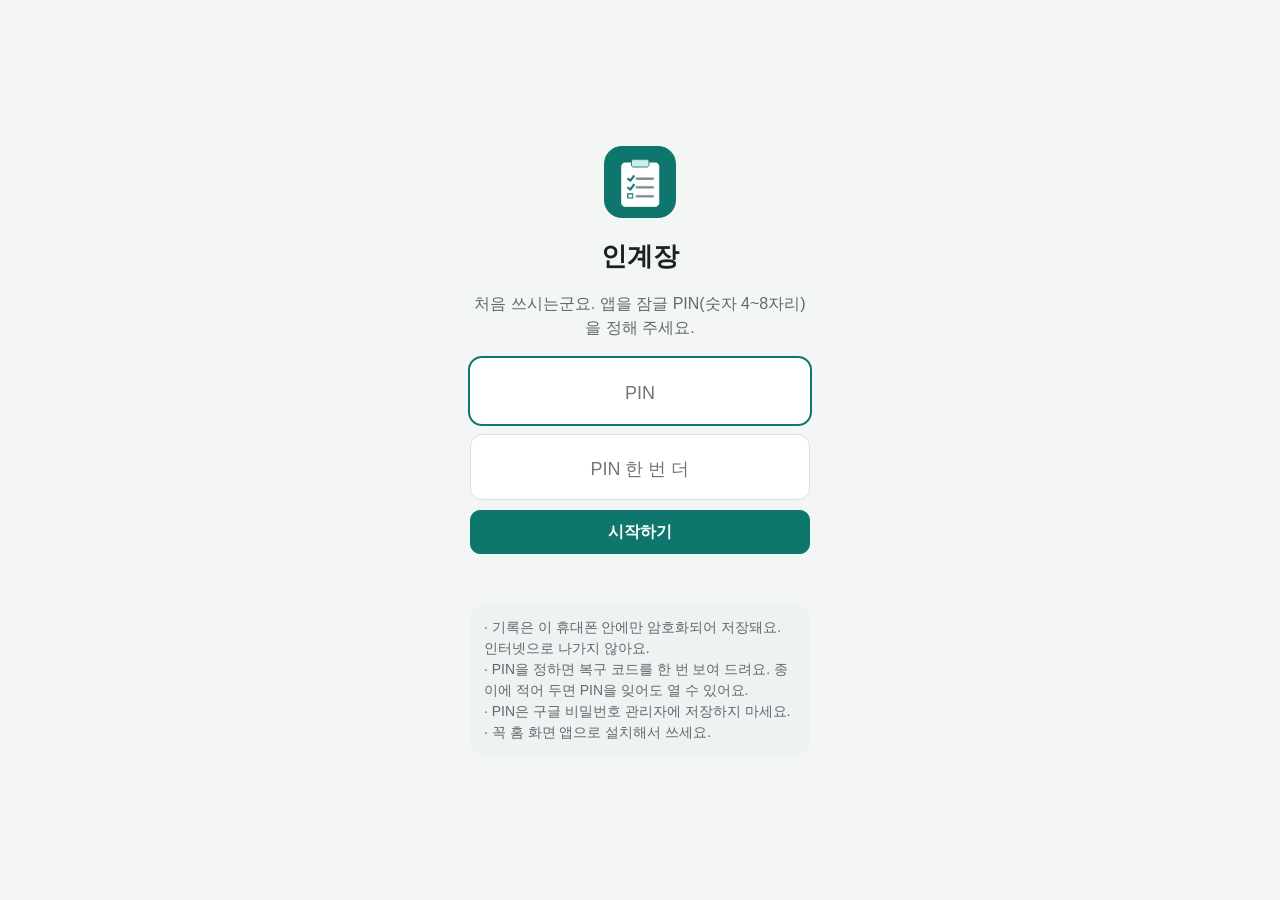
<file: index.html>
<!doctype html>
<html lang="ko">
<head>
  <meta charset="utf-8">
  <meta name="viewport" content="width=device-width, initial-scale=1, viewport-fit=cover">
  <meta http-equiv="Content-Security-Policy" content="default-src 'self'; script-src 'self'; style-src 'self'; img-src 'self' data: blob:; connect-src 'self'; manifest-src 'self'; worker-src 'self'; object-src 'none'; base-uri 'none'">
  <meta name="referrer" content="no-referrer">
  <meta name="robots" content="noindex, nofollow">
  <title>인계장</title>
  <meta name="description" content="휴대폰 안에만 암호화해서 저장하는 인계장">
  <meta name="theme-color" content="#0f766e">
  <meta name="apple-mobile-web-app-capable" content="yes">
  <meta name="mobile-web-app-capable" content="yes">
  <meta name="apple-mobile-web-app-title" content="인계장">
  <meta name="apple-mobile-web-app-status-bar-style" content="default">
  <link rel="manifest" href="manifest.webmanifest">
  <link rel="icon" href="icons/icon.svg" type="image/svg+xml">
  <link rel="apple-touch-icon" href="icons/apple-touch-icon.png">
  <link rel="stylesheet" href="app.css?v=1.2.2">
</head>
<body>
  <div id="app"><div class="boot">불러오는 중…</div></div>
  <div id="toast" role="status" aria-live="polite"></div>
  <noscript>이 앱은 자바스크립트가 켜져 있어야 작동해요.</noscript>
  <script src="app.js?v=1.2.2"></script>
</body>
</html>
</file>
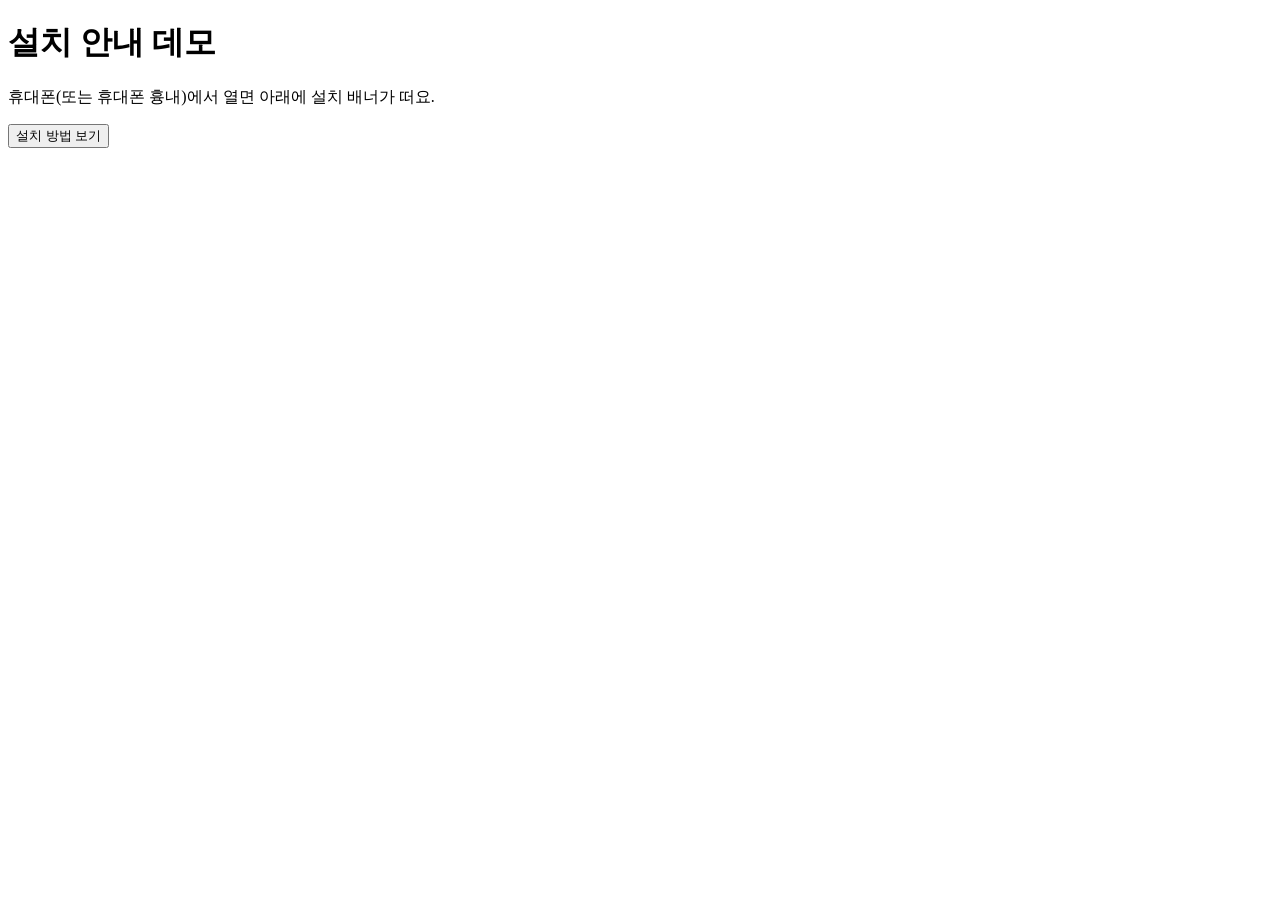
<file: .claude/skills/pwa-install-guide/reference/demo.html>
<!doctype html>
<html lang="ko">
<head>
  <meta charset="utf-8">
  <meta name="viewport" content="width=device-width, initial-scale=1, viewport-fit=cover">
  <title>설치 안내 데모</title>
  <link rel="stylesheet" href="install-guide.css">
</head>
<body>
  <h1>설치 안내 데모</h1>
  <p>휴대폰(또는 휴대폰 흉내)에서 열면 아래에 설치 배너가 떠요.</p>
  <button type="button" id="help">설치 방법 보기</button>
  <script src="install-guide.js"></script>
  <script src="demo-init.js"></script>
</body>
</html>
</file>
<file: app.css>
:root {
  --bg: #f4f6f6;
  --surface: #ffffff;
  --surface-2: #eef2f2;
  --text: #182222;
  --muted: #5d6b6b;
  --line: #d9e0e0;
  --accent: #0f766e;
  --accent-soft: #d6efec;
  --accent-text: #ffffff;
  --star: #c2410c;
  --danger: #b42318;
  --danger-soft: #fde8e6;
  --warn-soft: #fff4d6;
  --mark: #ffe58a;
  --red-day: #d92d20;
  --blue-day: #1d5fd1;
  --shadow: 0 1px 2px rgba(0, 0, 0, .06), 0 2px 8px rgba(0, 0, 0, .04);
  --radius: 14px;
  --tabbar: 62px;
  color-scheme: light dark;
}

@media (prefers-color-scheme: dark) {
  :root {
    --bg: #0f1514;
    --surface: #18201f;
    --surface-2: #212b2a;
    --text: #e6eeec;
    --muted: #9aaaa7;
    --line: #2d3a38;
    --accent: #2bb3a3;
    --accent-soft: #163a36;
    --accent-text: #06201d;
    --star: #fb923c;
    --danger: #f87171;
    --danger-soft: #3a1d1b;
    --warn-soft: #3a3115;
    --mark: #6b5a12;
    --red-day: #f87171;
    --blue-day: #7aa7ff;
    --shadow: none;
  }
}

* { box-sizing: border-box; }

html, body { margin: 0; padding: 0; }

body {
  background: var(--bg);
  color: var(--text);
  font-family: -apple-system, BlinkMacSystemFont, "Apple SD Gothic Neo", "Noto Sans KR", "Malgun Gothic", sans-serif;
  font-size: 16px;
  line-height: 1.5;
  -webkit-text-size-adjust: 100%;
  -webkit-tap-highlight-color: transparent;
}

body.privacy #app { visibility: hidden; }

button, input, textarea, select { font: inherit; color: inherit; }

.boot { padding: 40vh 16px 0; text-align: center; color: var(--muted); }

/* ---------- 잠금 화면 ---------- */
.lock {
  min-height: 100vh;
  min-height: 100dvh;
  display: flex;
  align-items: center;
  justify-content: center;
  padding: 24px 16px calc(24px + env(safe-area-inset-bottom));
}
.lock-box { width: 100%; max-width: 340px; text-align: center; }
.lock-icon { width: 72px; height: 72px; border-radius: 18px; }
.lock h1 { margin: 12px 0 4px; font-size: 26px; }
.lock form { display: grid; gap: 10px; margin-top: 18px; }
.pin-input {
  width: 100%;
  padding: 14px;
  font-size: 24px;
  letter-spacing: .4em;
  text-align: center;
  border: 1px solid var(--line);
  border-radius: 12px;
  background: var(--surface);
}
.pin-input:focus { outline: 2px solid var(--accent); border-color: transparent; }

/* ---------- 기본 틀 ---------- */
.top {
  position: sticky;
  top: 0;
  z-index: 5;
  display: flex;
  align-items: center;
  gap: 8px;
  padding: calc(10px + env(safe-area-inset-top)) 16px 10px;
  background: var(--bg);
  border-bottom: 1px solid var(--line);
}
.top h1 { flex: 1; margin: 0; font-size: 19px; white-space: nowrap; overflow: hidden; text-overflow: ellipsis; }

main {
  max-width: 720px;
  margin: 0 auto;
  padding: 14px 16px calc(var(--tabbar) + 90px + env(safe-area-inset-bottom));
}

.tabs {
  position: fixed;
  left: 0; right: 0; bottom: 0;
  z-index: 6;
  display: flex;
  height: calc(var(--tabbar) + env(safe-area-inset-bottom));
  padding-bottom: env(safe-area-inset-bottom);
  background: var(--surface);
  border-top: 1px solid var(--line);
}
.tabs a {
  flex: 1;
  display: flex;
  flex-direction: column;
  align-items: center;
  justify-content: center;
  gap: 2px;
  color: var(--muted);
  text-decoration: none;
  font-size: 12px;
}
.tabs a .ti { font-size: 20px; line-height: 1; }
.tabs a.on { color: var(--accent); font-weight: 700; }

.fab {
  position: fixed;
  right: 16px;
  bottom: calc(var(--tabbar) + 16px + env(safe-area-inset-bottom));
  z-index: 7;
  height: 54px;
  padding: 0 20px;
  border: 0;
  border-radius: 27px;
  background: var(--accent);
  color: var(--accent-text);
  font-size: 16px;
  font-weight: 700;
  box-shadow: 0 4px 14px rgba(0, 0, 0, .2);
}

/* ---------- 버튼·입력 ---------- */
.btn {
  display: inline-flex;
  align-items: center;
  justify-content: center;
  gap: 6px;
  min-height: 44px;
  padding: 0 14px;
  border: 1px solid var(--line);
  border-radius: 10px;
  background: var(--surface);
  cursor: pointer;
  text-decoration: none;
}
.btn.primary { background: var(--accent); border-color: var(--accent); color: var(--accent-text); font-weight: 700; }
.btn.danger { color: var(--danger); border-color: var(--danger); background: transparent; }
.btn.ghost { border-color: transparent; background: transparent; }
.btn.small { min-height: 36px; padding: 0 10px; font-size: 14px; }
.btn.block { width: 100%; }
.btn:disabled { opacity: .5; }
.icon-btn { min-width: 44px; padding: 0 10px; }

.row { display: flex; gap: 8px; flex-wrap: wrap; }
.row > .grow { flex: 1; }

label.f { display: block; margin: 14px 0 6px; font-size: 14px; font-weight: 700; color: var(--muted); }
.in {
  width: 100%;
  padding: 11px 12px;
  border: 1px solid var(--line);
  border-radius: 10px;
  background: var(--surface);
}
.in:focus { outline: 2px solid var(--accent); border-color: transparent; }
textarea.in { min-height: 140px; resize: vertical; line-height: 1.55; }
.two { display: grid; grid-template-columns: 1fr 1fr; gap: 10px; }
.check { display: flex; align-items: center; gap: 8px; margin-top: 14px; font-weight: 700; }
.check input { width: 22px; height: 22px; accent-color: var(--accent); }

/* ---------- 안내 상자 ---------- */
.muted { color: var(--muted); }
.small { font-size: 14px; }
.err { min-height: 1.5em; color: var(--danger); font-size: 14px; }
.notice {
  margin-top: 16px;
  padding: 12px 14px;
  border-radius: 12px;
  background: var(--surface-2);
  color: var(--muted);
  font-size: 14px;
  text-align: left;
}
.notice.warn { background: var(--warn-soft); color: var(--text); }
.notice.danger { background: var(--danger-soft); color: var(--text); }
.banner {
  display: flex;
  align-items: center;
  gap: 10px;
  margin-bottom: 12px;
  padding: 10px 14px;
  border-radius: 12px;
  background: var(--warn-soft);
  font-size: 14px;
}
.banner a { color: inherit; font-weight: 700; margin-left: auto; white-space: nowrap; }

/* ---------- 날짜 이동 ---------- */
.datebar { display: flex; align-items: center; gap: 6px; margin-bottom: 10px; }
.datebar .date-label {
  position: relative;
  flex: 1;
  min-height: 44px;
  display: flex;
  align-items: center;
  justify-content: center;
  border: 1px solid var(--line);
  border-radius: 10px;
  background: var(--surface);
  font-weight: 700;
}
.datebar .date-label input {
  position: absolute;
  inset: 0;
  width: 100%;
  height: 100%;
  opacity: 0;
}
.chips { display: flex; gap: 6px; overflow-x: auto; padding-bottom: 6px; margin-bottom: 8px; scrollbar-width: none; }
.chips::-webkit-scrollbar { display: none; }
.chip {
  flex: none;
  padding: 6px 12px;
  border: 1px solid var(--line);
  border-radius: 999px;
  background: var(--surface);
  color: var(--text);
  font-size: 13px;
  text-decoration: none;
}
.chip.on { background: var(--accent); border-color: var(--accent); color: var(--accent-text); }
.chip .n { opacity: .7; margin-left: 4px; }

/* ---------- 카드 ---------- */
.group-h { margin: 18px 0 8px; font-size: 14px; color: var(--muted); font-weight: 700; }
.list { display: grid; gap: 10px; }
.card {
  display: block;
  width: 100%;
  padding: 12px 14px;
  border: 1px solid var(--line);
  border-radius: var(--radius);
  background: var(--surface);
  box-shadow: var(--shadow);
  text-align: left;
  text-decoration: none;
  color: inherit;
  cursor: pointer;
}
.card .c-top { display: flex; align-items: baseline; gap: 6px; }
.card .loc { font-weight: 800; }
.card .ttl { flex: 1; min-width: 0; overflow: hidden; text-overflow: ellipsis; white-space: nowrap; }
.card .c-sub { margin-top: 4px; color: var(--muted); font-size: 14px; display: -webkit-box; -webkit-line-clamp: 2; -webkit-box-orient: vertical; overflow: hidden; }
.card .c-meta { margin-top: 6px; display: flex; gap: 8px; font-size: 13px; color: var(--muted); }
.star { color: var(--star); }
.pill { padding: 1px 8px; border-radius: 999px; background: var(--accent-soft); color: var(--text); font-size: 12px; }
.pill.done { background: var(--surface-2); color: var(--muted); }

.empty { padding: 36px 8px; text-align: center; color: var(--muted); }
.empty .btn { margin-top: 10px; }

/* ---------- 상세 ---------- */
.detail {
  padding: 16px;
  border: 1px solid var(--line);
  border-radius: var(--radius);
  background: var(--surface);
}
.detail h2 { margin: 0; font-size: 20px; }
.detail .d-sub { margin-top: 2px; color: var(--muted); font-size: 14px; }
.detail .body { margin-top: 14px; white-space: pre-wrap; word-break: break-word; }
.detail h3 { margin: 18px 0 6px; font-size: 14px; color: var(--muted); }
.todo-view { display: flex; align-items: flex-start; gap: 10px; padding: 8px 0; border-top: 1px solid var(--line); cursor: pointer; }
.todo-view:first-of-type { border-top: 0; }
.todo-view input { flex: none; width: 22px; height: 22px; margin-top: 1px; accent-color: var(--accent); }
.todo-view.done span { color: var(--muted); text-decoration: line-through; }
.actions { display: grid; grid-template-columns: 1fr 1fr; gap: 8px; margin-top: 14px; }
.actions .full { grid-column: 1 / -1; }
.copy-to { display: flex; gap: 8px; margin-top: 8px; }
.copy-to .in { flex: 1; }
.stamp { margin-top: 12px; font-size: 12px; color: var(--muted); }

/* ---------- 편집 ---------- */
.todo-row { display: flex; align-items: center; gap: 8px; margin-bottom: 8px; }
.todo-row input[type=checkbox] { flex: none; width: 22px; height: 22px; accent-color: var(--accent); }
.todo-row .in { flex: 1; }
.save-bar {
  position: fixed;
  left: 0; right: 0;
  bottom: calc(var(--tabbar) + env(safe-area-inset-bottom));
  z-index: 6;
  display: flex;
  gap: 8px;
  padding: 10px 16px;
  background: var(--bg);
  border-top: 1px solid var(--line);
}
.save-bar .btn { flex: 1; }

/* ---------- 검색 ---------- */
.search-box { position: sticky; top: calc(62px + env(safe-area-inset-top)); z-index: 4; padding: 4px 0 10px; background: var(--bg); }
mark { background: var(--mark); color: inherit; border-radius: 3px; padding: 0 1px; }
.res-date { font-size: 13px; color: var(--accent); font-weight: 700; }

/* ---------- 설정 ---------- */
.sec {
  margin-bottom: 14px;
  padding: 14px 16px 16px;
  border: 1px solid var(--line);
  border-radius: var(--radius);
  background: var(--surface);
}
.sec h2 { margin: 0 0 4px; font-size: 17px; }
.sec .btn + .btn { margin-left: 0; }
.sec .row { margin-top: 10px; }
.kv { display: flex; justify-content: space-between; gap: 10px; padding: 6px 0; border-top: 1px solid var(--line); font-size: 14px; }
.kv:first-of-type { border-top: 0; }
.kv span:last-child { color: var(--muted); text-align: right; }
input[type=file].in { padding: 9px; }

/* ---------- 알림 ---------- */
#toast {
  position: fixed;
  left: 50%;
  bottom: calc(var(--tabbar) + 84px + env(safe-area-inset-bottom));
  z-index: 20;
  max-width: calc(100% - 32px);
  padding: 10px 16px;
  border-radius: 12px;
  background: #1f2b2a;
  color: #fff;
  font-size: 14px;
  opacity: 0;
  pointer-events: none;
  transform: translate(-50%, 8px);
  transition: opacity .2s, transform .2s;
}
#toast.show { opacity: 1; transform: translate(-50%, 0); }
#toast.on-lock { bottom: calc(24px + env(safe-area-inset-bottom)); }

.update-bar {
  position: fixed;
  left: 16px; right: 16px;
  top: calc(8px + env(safe-area-inset-top));
  z-index: 30;
  display: flex;
  align-items: center;
  gap: 10px;
  padding: 10px 14px;
  border-radius: 12px;
  background: var(--accent);
  color: var(--accent-text);
  font-size: 14px;
}
.update-bar .btn { margin-left: auto; min-height: 34px; background: var(--surface); color: var(--text); border: 0; }

@media (min-width: 720px) {
  .fab { right: calc(50% - 344px); }
}

/* ---------- 대화 상자 ---------- */
.modal-wrap {
  position: fixed;
  inset: 0;
  z-index: 40;
  display: flex;
  align-items: flex-end;
  justify-content: center;
  padding: 16px 16px calc(16px + env(safe-area-inset-bottom));
  background: rgba(0, 0, 0, .45);
}
.modal {
  width: 100%;
  max-width: 440px;
  max-height: 85vh;
  overflow-y: auto;
  padding: 18px 16px 16px;
  border-radius: 16px;
  background: var(--surface);
}
.modal h2 { margin: 0 0 4px; font-size: 18px; }
.m-msg { margin: 4px 0 0; }
.m-form { display: grid; gap: 4px; margin-top: 10px; }
.m-btns { display: flex; gap: 8px; margin-top: 14px; }
.m-btns .btn { flex: 1; }
.copy-area { min-height: 180px; margin-top: 8px; font-size: 14px; }
@media (min-width: 600px) { .modal-wrap { align-items: center; } }

/* ---------- 기타 ---------- */
.m-top { margin-top: 8px; }
.d-title { margin: 10px 0 0; font-weight: 700; }
.pill.tag { background: var(--surface-2); }
.day-actions { margin-top: 18px; }
.tag-suggest { margin-top: 8px; flex-wrap: nowrap; }
.tag-suggest .chip { cursor: pointer; }
.export-ready { margin-top: 12px; padding: 12px; border-radius: 12px; background: var(--accent-soft); }
.empty .small { margin: 6px 0 0; }

/* ---------- 한 달 달력 ---------- */
.cal {
  margin-bottom: 12px;
  padding: 8px 6px 6px;
  border: 1px solid var(--line);
  border-radius: var(--radius);
  background: var(--surface);
  box-shadow: var(--shadow);
}
.cal-head { display: flex; align-items: center; gap: 6px; margin-bottom: 4px; }
.cal-title {
  position: relative;
  flex: 1;
  min-height: 44px;
  display: flex;
  align-items: center;
  justify-content: center;
  font-size: 18px;
  font-weight: 800;
}
.cal-title input { position: absolute; inset: 0; width: 100%; height: 100%; opacity: 0; }
.cal-week, .cal-grid { display: grid; grid-template-columns: repeat(7, 1fr); }
.cal-week span { padding: 4px 0; text-align: center; font-size: 12px; font-weight: 700; color: var(--muted); }
.cal-grid { gap: 2px; touch-action: pan-y; }
.cal-day {
  display: flex;
  flex-direction: column;
  align-items: center;
  gap: 1px;
  min-width: 0;
  min-height: 58px;
  padding: 3px 1px;
  border: 0;
  border-radius: 10px;
  background: transparent;
  cursor: pointer;
}
.cd-n { width: 30px; height: 30px; line-height: 30px; border-radius: 50%; text-align: center; font-size: 15px; font-weight: 600; }
.cd-h { max-width: 100%; overflow: hidden; white-space: nowrap; text-overflow: ellipsis; font-size: 9.5px; line-height: 1.25; color: var(--red-day); }
.cd-c { min-width: 18px; padding: 0 5px; border-radius: 999px; background: var(--accent-soft); font-size: 11px; font-weight: 800; line-height: 16px; }
.cd-c.open { background: var(--star); color: var(--bg); }
.cal .red, .cal-day.red .cd-n { color: var(--red-day); }
.cal .blue, .cal-day.blue .cd-n { color: var(--blue-day); }
.cal-day.out { opacity: .35; }
.cal-day.today .cd-n { box-shadow: inset 0 0 0 2px var(--accent); }
.cal-day.sel { background: var(--accent-soft); }
.cal-day.sel .cd-n { background: var(--accent); color: var(--accent-text); }
.cal-day:active { background: var(--surface-2); }
.cal-legend { margin: 6px 4px 2px; font-size: 11.5px; color: var(--muted); }
.dot-open { display: inline-block; width: 9px; height: 9px; border-radius: 50%; background: var(--star); vertical-align: -1px; }
.sel-head { display: flex; align-items: baseline; justify-content: space-between; gap: 8px; margin: 6px 2px 0; }
.sel-head h2 { margin: 0; font-size: 18px; }
.hol { font-size: 14px; font-weight: 700; color: var(--red-day); }
.tabs a:active { background: var(--surface-2); }

/* ---------- 설치 배너·안내 ---------- */
.install-bar {
  position: fixed;
  left: 50%;
  bottom: calc(var(--tabbar) + 10px + env(safe-area-inset-bottom));
  z-index: 8;
  display: flex;
  align-items: center;
  gap: 4px;
  max-width: calc(100% - 24px);
  padding: 4px 6px 4px 16px;
  border-radius: 999px;
  background: var(--accent);
  color: var(--accent-text);
  box-shadow: 0 6px 18px rgba(0, 0, 0, .25);
  transform: translateX(-50%);
}
body.locked .install-bar { bottom: calc(16px + env(safe-area-inset-bottom)); }
.install-bar.warn { background: var(--star); color: var(--bg); }
.install-bar button { border: 0; background: transparent; color: inherit; font-weight: 800; cursor: pointer; }
.ib-go { min-height: 44px; padding: 0 4px; font-size: 15px; white-space: nowrap; }
.ib-x { min-width: 40px; min-height: 40px; border-radius: 50%; font-size: 15px; opacity: .85; }
body.install-on:not(.locked) .fab { bottom: calc(var(--tabbar) + 76px + env(safe-area-inset-bottom)); }
body.install-on:not(.locked) main { padding-bottom: calc(var(--tabbar) + 150px + env(safe-area-inset-bottom)); }
.steps { margin: 10px 0 12px; padding-left: 22px; line-height: 1.7; }
.steps li { margin-bottom: 4px; }
.install-first { margin: 18px 0 14px; text-align: left; font-size: 15px; }

/* ---------- 복구 코드·비밀 칸 ---------- */
[data-secret] { -webkit-text-security: disc; text-security: disc; }
.rc-code {
  margin: 12px 0 8px;
  font-family: ui-monospace, "SF Mono", Menlo, Consolas, monospace;
  font-size: 19px;
  font-weight: 800;
  letter-spacing: .06em;
  text-align: center;
}
.rc-input { font-family: ui-monospace, "SF Mono", Menlo, Consolas, monospace; letter-spacing: .05em; text-transform: uppercase; }
.lock .btn.ghost.small { margin-top: 4px; color: var(--muted); text-decoration: underline; }
.pin-input::placeholder { letter-spacing: normal; font-size: 18px; }
</file>
<file: .claude/skills/pwa-install-guide/reference/install-guide.css>
/* PWA 홈 화면 설치 안내 모양. 색은 앱에 맞게 --ig-accent 등을 바꾸세요. */
:root { --ig-accent: #0f766e; --ig-accent-text: #fff; --ig-warn: #c2410c; --ig-surface: #fff; --ig-text: #182222; --ig-note: #fff4d6; --ig-bottom: 0px; }
@media (prefers-color-scheme: dark) { :root { --ig-accent: #2bb3a3; --ig-accent-text: #06201d; --ig-warn: #fb923c; --ig-surface: #18201f; --ig-text: #e6eeec; --ig-note: #3a3115; } }

.ig-bar {
  position: fixed; left: 50%; bottom: calc(16px + var(--ig-bottom) + env(safe-area-inset-bottom)); z-index: 50;
  display: flex; align-items: center; gap: 4px; max-width: calc(100% - 24px); padding: 4px 6px 4px 16px;
  border-radius: 999px; background: var(--ig-accent); color: var(--ig-accent-text); box-shadow: 0 6px 18px rgba(0,0,0,.25); transform: translateX(-50%);
}
.ig-bar.ig-warn { background: var(--ig-warn); color: #fff; }
.ig-bar button { border: 0; background: transparent; color: inherit; font: inherit; font-weight: 800; cursor: pointer; }
.ig-go { min-height: 44px; padding: 0 4px; font-size: 15px; white-space: nowrap; }
.ig-x { min-width: 40px; min-height: 40px; border-radius: 50%; opacity: .85; }

.ig-wrap { position: fixed; inset: 0; z-index: 60; display: flex; align-items: flex-end; justify-content: center; padding: 16px 16px calc(16px + env(safe-area-inset-bottom)); background: rgba(0,0,0,.45); }
.ig-modal { width: 100%; max-width: 440px; max-height: 85vh; overflow-y: auto; padding: 18px 16px 16px; border-radius: 16px; background: var(--ig-surface); color: var(--ig-text); }
@media (min-width: 600px) { .ig-wrap { align-items: center; } }
.ig-modal h2 { margin: 0 0 6px; font-size: 18px; }
.ig-steps { margin: 10px 0 12px; padding-left: 22px; line-height: 1.7; }
.ig-note { margin: 10px 0; padding: 10px 12px; border-radius: 12px; background: var(--ig-note); font-size: 14px; }
.ig-small { font-size: 13px; opacity: .75; }
.ig-input { width: 100%; margin: 10px 0 6px; padding: 10px 12px; border: 1px solid rgba(127,127,127,.4); border-radius: 10px; background: transparent; color: inherit; font: inherit; }
.ig-btn { min-height: 44px; padding: 0 14px; border: 1px solid rgba(127,127,127,.4); border-radius: 10px; background: transparent; color: inherit; font: inherit; cursor: pointer; }
.ig-primary { background: var(--ig-accent); border-color: var(--ig-accent); color: var(--ig-accent-text); font-weight: 700; }
.ig-block { display: block; width: 100%; margin-top: 8px; }
.ig-btns { display: flex; gap: 8px; margin-top: 14px; }
.ig-btns .ig-btn { flex: 1; }
</file>
